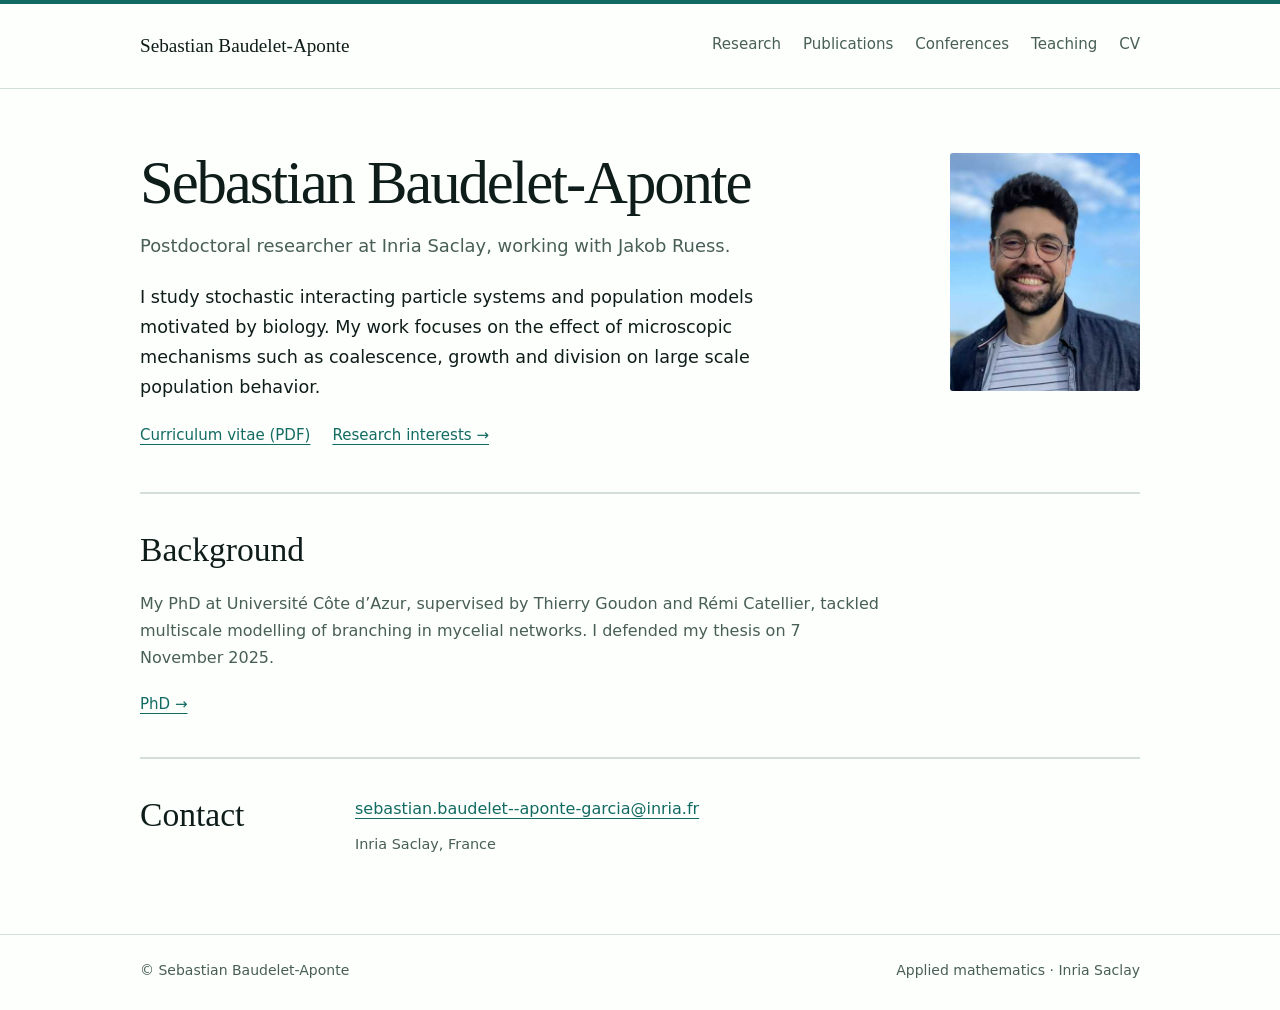
<file: index.html>
<!doctype html>
<html lang="en">
<head>
  <meta charset="utf-8">
  <meta name="viewport" content="width=device-width, initial-scale=1">
  <meta name="description" content="Sebastian Baudelet-Aponte, postdoctoral researcher at Inria Saclay. Stochastic particle systems, population models and mathematical biology.">
  <meta name="theme-color" content="#09685e">
  <title>Applied mathematics | Sebastian Baudelet-Aponte</title>
  <link rel="stylesheet" href="css/style.css">
</head>
<body>
  <a class="skip-link" href="#main">Skip to content</a>
  <header class="site-header"><div class="header-inner">
    <a class="brand" href="index.html" aria-current="page">Sebastian Baudelet-Aponte</a>
    <nav aria-label="Main navigation"><a href="research.html">Research</a>
      <a href="publications.html">Publications</a>
      <a href="conferences.html">Conferences</a>
      <a href="teaching.html">Teaching</a>
      <a href="files/CV_website.pdf">CV</a></nav>
  </div></header>
  <main id="main">
    <section class="hero" aria-labelledby="intro-title">
      <div>
        
        <h1 id="intro-title">Sebastian Baudelet-Aponte</h1>
        <p class="position">Postdoctoral researcher at Inria Saclay, working with Jakob Ruess.</p>
        <p class="intro">I study stochastic interacting particle systems and population models motivated by biology. My work focuses on the effect of microscopic mechanisms such as coalescence, growth and division on large scale population behavior. </p>
        <div class="inline-links"><a href="files/CV_website.pdf">Curriculum vitae (PDF)</a><a href="research.html">Research interests →</a></div>
      </div>
      <figure class="portrait"><img src="images/portrait.jpg" alt="Sebastian Baudelet" width="190" height="238"></figure>
    </section>
    <!-- <section class="section" aria-labelledby="selected-title">
      <div class="section-heading"><h2 id="selected-title">Selected work</h2><a href="publications.html">All publications &amp; manuscripts →</a></div>
      <ul class="work-list">
        <li><div class="meta"><strong>2024</strong></div><div><h3><a href="publications.html#mean-field">Deep learning for mean field optimal transport</a></h3><p class="meta">With B. Frénais, M. Laurière, A. Machtalay and Y. Zhu · ESAIM: Proceedings and Surveys</p><div class="inline-links"><a href="https://doi.org/10.1051/proc/202477145">DOI</a><a href="https://arxiv.org/abs/2302.14739">arXiv</a></div></div></li>
        <li><div class="meta"><strong>In preparation</strong></div><div><h3><a href="publications.html#coalescence">From stochastic coalescence to the Smoluchowski equation</a></h3><p class="meta">With Rémi Catellier</p></div></li>
        <li><div class="meta"><strong>Current project</strong></div><div><h3><a href="research.html#growth-fragmentation">Rare lineages and the onset of asymptotic population growth</a></h3></div></li>
      </ul>
    </section> -->
    <section class="section" aria-labelledby="background-title">
      <h2 id="background-title">Background</h2>
      <p class="section-intro">My PhD at Université Côte d’Azur, supervised by Thierry Goudon and Rémi Catellier, tackled multiscale modelling of branching in mycelial networks. I defended my thesis on 7 November 2025.</p>
      <div class="inline-links"><a href="research.html#mycelial-networks">PhD →</a></div>
    </section>
    <section class="section contact" id="contact" aria-labelledby="contact-title">
      <h2 id="contact-title">Contact</h2>
      <div><p><a class="email" href="mailto:sebastian.baudelet--aponte-garcia@inria.fr">sebastian.baudelet--aponte-garcia@inria.fr</a></p><p><small>Inria Saclay, France</small></p></div>
    </section>
  </main>
  <footer><div class="footer-inner"><p>© Sebastian Baudelet-Aponte</p><p>Applied mathematics · Inria Saclay</p></div></footer>
</body>
</html>
</file>
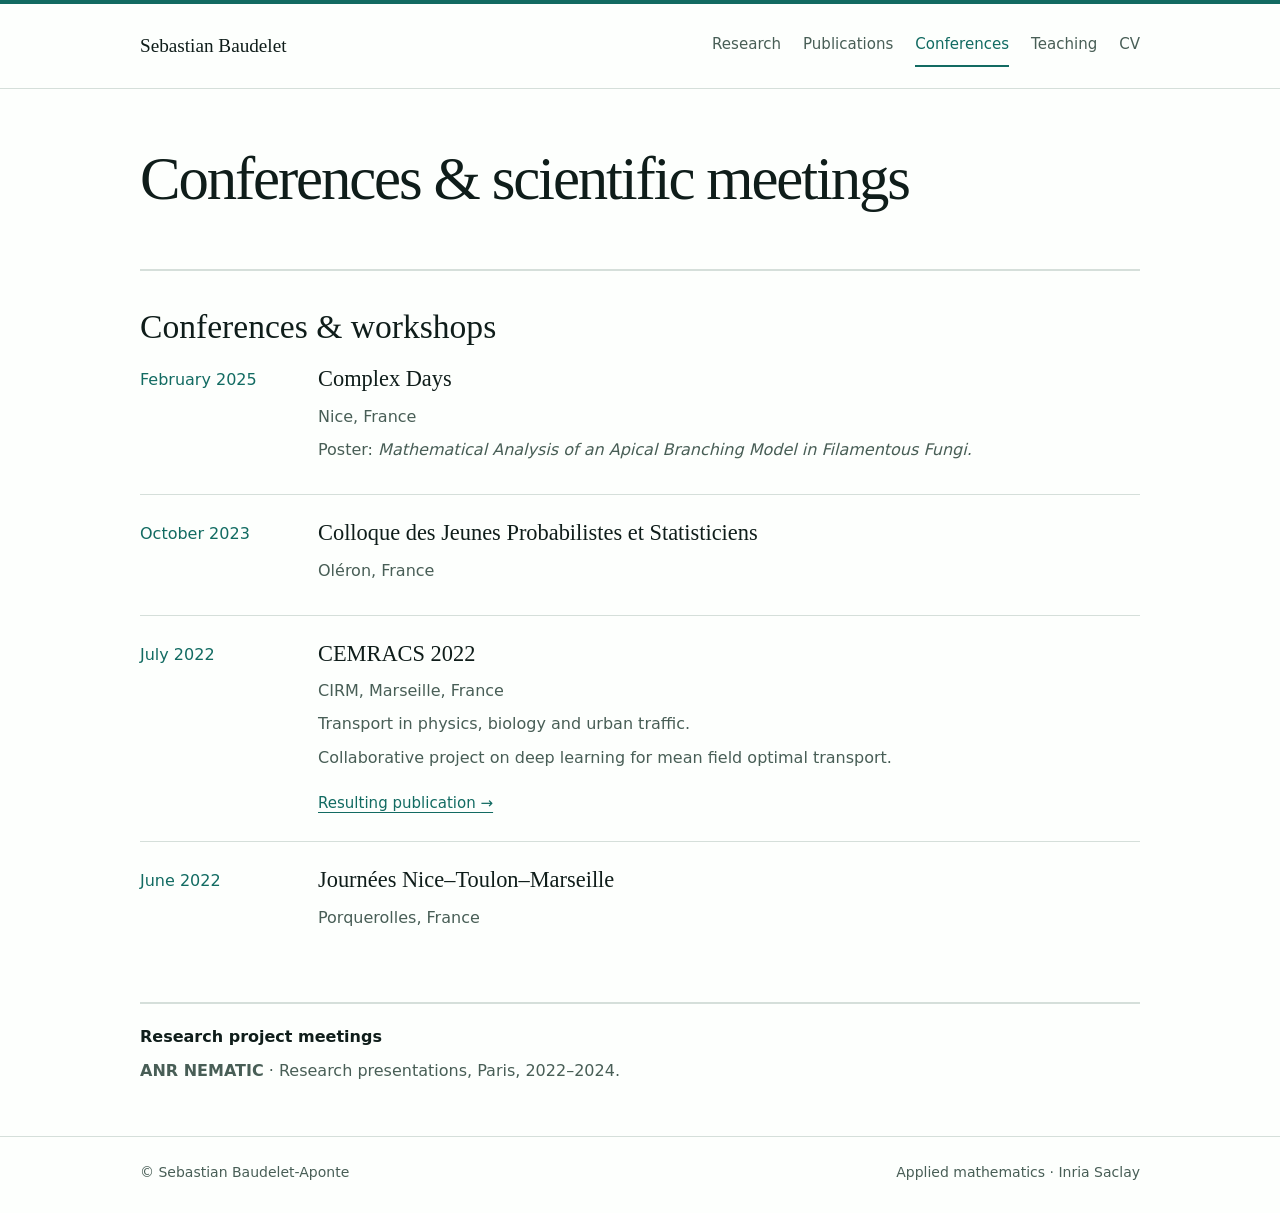
<file: conferences.html>
<!doctype html>
<html lang="en">
<head>
  <meta charset="utf-8">
  <meta name="viewport" content="width=device-width, initial-scale=1">
  <meta name="description" content="Conferences, workshops and ANR NEMATIC research meetings attended by Sebastian Baudelet.">
  <meta name="theme-color" content="#09685e">
  <title>Conferences | Sebastian Baudelet-Aponte</title>
  <link rel="stylesheet" href="css/style.css">
</head>
<body>
  <a class="skip-link" href="#main">Skip to content</a>
  <header class="site-header"><div class="header-inner">
    <a class="brand" href="index.html">Sebastian Baudelet</a>
    <nav aria-label="Main navigation"><a href="research.html">Research</a>
      <a href="publications.html">Publications</a>
      <a href="conferences.html" aria-current="page">Conferences</a>
      <a href="teaching.html">Teaching</a>
      <a href="files/CV_website.pdf">CV</a></nav>
  </div></header>
  <main id="main">
    <header class="page-title"><h1>Conferences &amp; scientific meetings</h1></header>
    <section class="section" aria-labelledby="conferences-title"><h2 id="conferences-title">Conferences &amp; workshops</h2>
      <ol class="event-list">
        <li><div class="event-date"><time datetime="2025-02">February 2025</time></div><div><h3>Complex Days</h3><p>Nice, France</p><p>Poster: <em>Mathematical Analysis of an Apical Branching Model in Filamentous Fungi.</em></p></div></li>
        <li><div class="event-date"><time datetime="2023-10">October 2023</time></div><div><h3 lang="fr">Colloque des Jeunes Probabilistes et Statisticiens</h3><p>Oléron, France</p></div></li>
        <li><div class="event-date"><time datetime="2022-07">July 2022</time></div><div><h3>CEMRACS 2022</h3><p>CIRM, Marseille, France</p><p>Transport in physics, biology and urban traffic.</p><p>Collaborative project on deep learning for mean field optimal transport.</p><div class="inline-links"><a href="publications.html#mean-field">Resulting publication →</a></div></div></li>
        <li><div class="event-date"><time datetime="2022-06">June 2022</time></div><div><h3 lang="fr">Journées Nice–Toulon–Marseille</h3><p>Porquerolles, France</p></div></li>
      </ol>
    </section>
    <section class="section project-meetings" aria-labelledby="anr-title"><h2 id="anr-title">Research project meetings</h2><p><strong>ANR NEMATIC</strong> · Research presentations, Paris, 2022–2024.</p></section>
  </main>
  <footer><div class="footer-inner"><p>© Sebastian Baudelet-Aponte</p><p>Applied mathematics · Inria Saclay</p></div></footer>
</body>
</html>
</file>
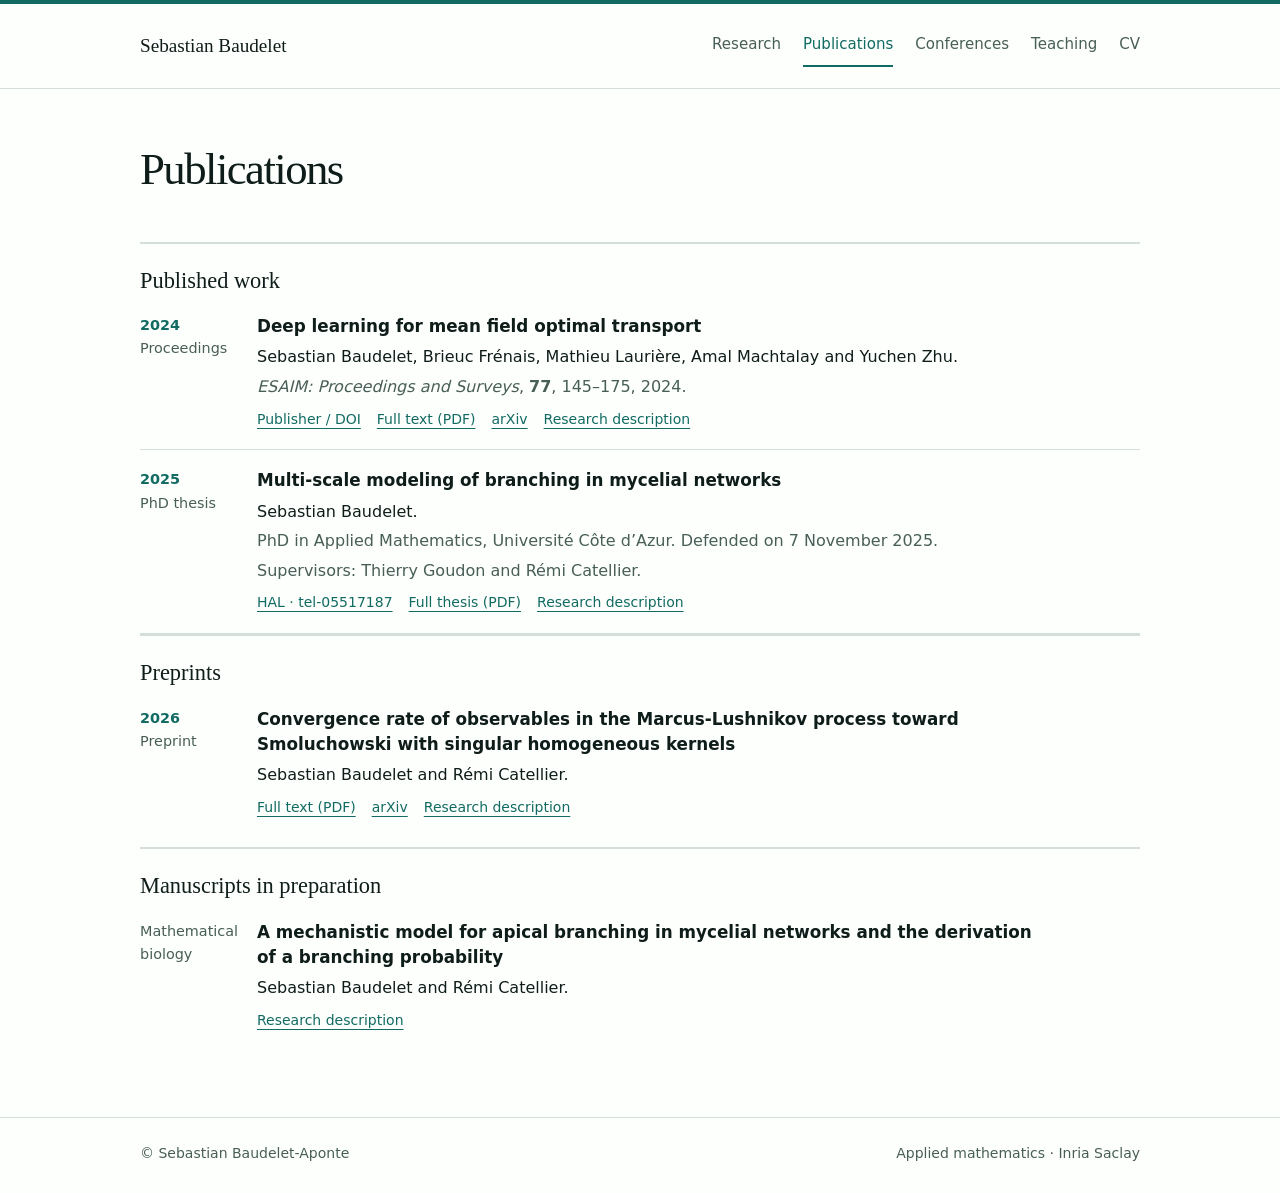
<file: publications.html>
<!doctype html>
<html lang="en">
<head>
  <meta charset="utf-8">
  <meta name="viewport" content="width=device-width, initial-scale=1">
  <meta name="description" content="Articles and manuscripts by Sebastian Baudelet, with full-text links and bibliographic information.">
  <meta name="theme-color" content="#09685e">
  <title>Publications | Sebastian Baudelet-Aponte</title>
  <link rel="stylesheet" href="css/style.css">
</head>
<body>
  <a class="skip-link" href="#main">Skip to content</a>
  <header class="site-header"><div class="header-inner">
    <a class="brand" href="index.html">Sebastian Baudelet</a>
    <nav aria-label="Main navigation"><a href="research.html">Research</a>
      <a href="publications.html" aria-current="page">Publications</a>
      <a href="conferences.html">Conferences</a>
      <a href="teaching.html">Teaching</a>
      <a href="files/CV_website.pdf">CV</a></nav>
  </div></header>
  <main id="main" class="publications-page">
    <header class="page-title"><h1>Publications</h1></header>

    <section class="section" aria-labelledby="published-title">
      <h2 id="published-title">Published work</h2>
      <ul class="work-list">
      <li id="mean-field"><div class="meta"><strong>2024</strong>Proceedings</div><div>
        <h3 class="publication-title">
          Deep learning for mean field optimal transport
        </h3>
        <p class="authors">Sebastian Baudelet, Brieuc Frénais, Mathieu Laurière, Amal Machtalay and Yuchen Zhu.</p>
        <p><em>ESAIM: Proceedings and Surveys</em>, <strong>77</strong>, 145–175, 2024.</p>
        
        <div class="inline-links">
          <a href="https://doi.org/10.1051/proc/202477145">Publisher / DOI</a>
          <a href="https://www.esaim-proc.org/articles/proc/pdf/2024/02/proc2407707.pdf">Full text (PDF)</a>
          <a href="https://arxiv.org/abs/2302.14739">arXiv</a>
          <a href="research.html#optimal-transport">Research description</a></div></div></li>
      <li id="phd-thesis"><div class="meta"><strong>2025</strong>PhD thesis</div><div><h3 class="publication-title">Multi-scale modeling of branching in mycelial networks</h3><p class="authors">Sebastian Baudelet.</p><p>PhD in Applied Mathematics, Université Côte d’Azur. Defended on 7 November 2025.</p><p>Supervisors: Thierry Goudon and Rémi Catellier.</p><div class="inline-links"><a href="https://theses.hal.science/tel-05517187">HAL · tel-05517187</a><a href="https://theses.hal.science/tel-05517187/file/2025COAZ5050.pdf">Full thesis (PDF)</a><a href="research.html#mycelial-networks">Research description</a></div></div></li>
    
      
<section class="section" aria-labelledby="preprint-title">
  <h2 id="preprint-title">Preprints</h2>
  <ul class="work-list">
    <li id="coalescence">
      <div class="meta"><strong>2026</strong>Preprint</div>
      <div>
        <h3 class="publication-title">
          Convergence rate of observables in the Marcus-Lushnikov process toward Smoluchowski with singular homogeneous kernels
        </h3>
        <p class="authors">Sebastian Baudelet and Rémi Catellier.</p>
        <div class="inline-links">
          <a href="https://arxiv.org/pdf/2611.18380">Full text (PDF)</a>
          <a href="https://arxiv.org/abs/2611.18380">arXiv</a>
          <a href="research.html#coalescence">Research description</a>
        </div>
      </div>
    </li>
  </ul>
</section>

<section class="section" aria-labelledby="preparation-title">
  <h2 id="preparation-title">Manuscripts in preparation</h2>
  <ul class="work-list">
    <li id="branching">
      <div class="meta">Mathematical biology</div>
      <div>
        <h3 class="publication-title">
          A mechanistic model for apical branching in mycelial networks and the derivation of a branching probability
        </h3>
        <p class="authors">Sebastian Baudelet and Rémi Catellier.</p>
        <div class="inline-links">
          <a href="research.html#mycelial-networks">Research description</a>
        </div>
      </div>
    </li>
  </ul>
</section>

    </ul></section>
  </main>
  <footer><div class="footer-inner"><p>© Sebastian Baudelet-Aponte</p><p>Applied mathematics · Inria Saclay</p></div></footer>
</body>
</html>
</file>
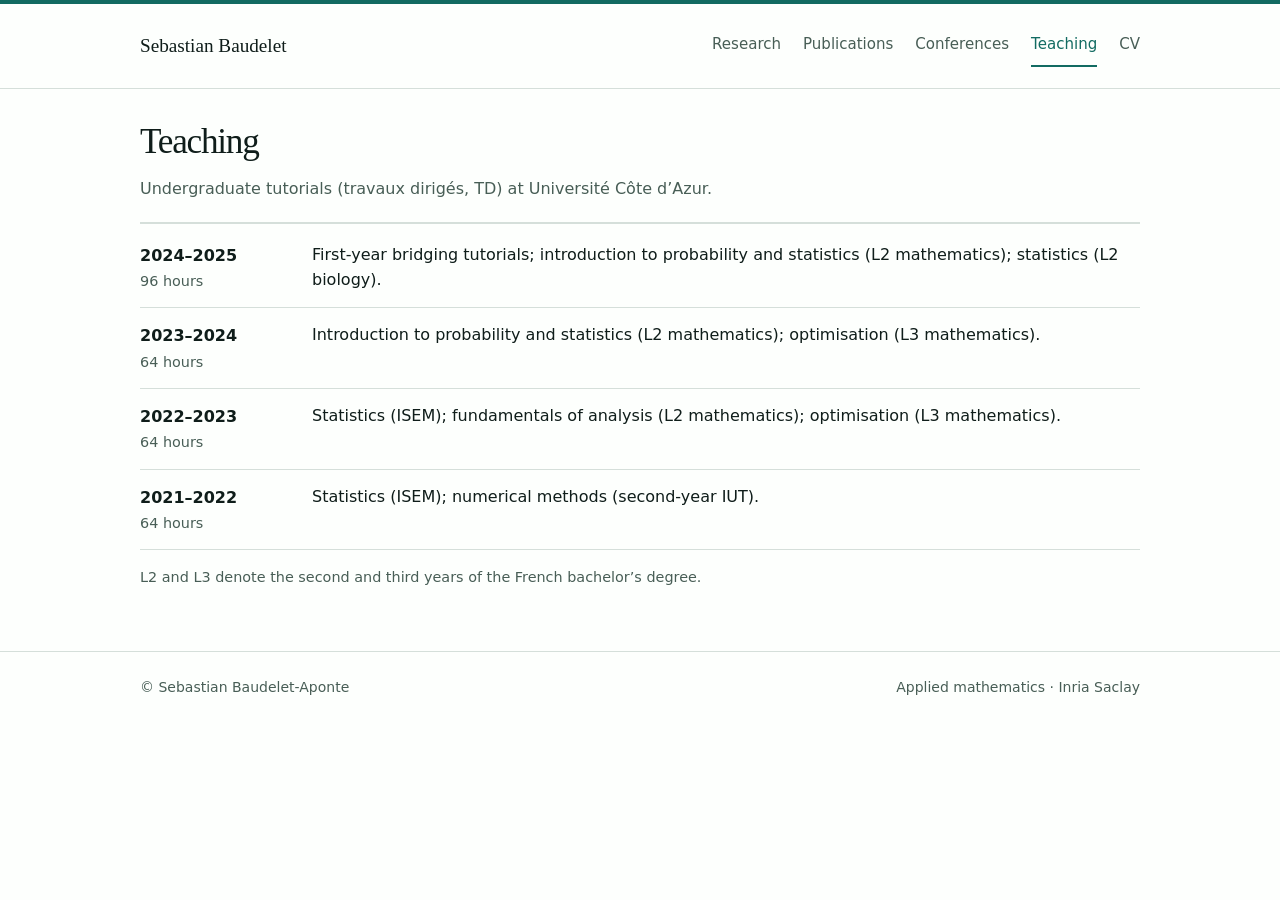
<file: teaching.html>
<!doctype html>
<html lang="en">
<head>
  <meta charset="utf-8">
  <meta name="viewport" content="width=device-width, initial-scale=1">
  <meta name="description" content="Teaching experience of Sebastian Baudelet at Université Côte d’Azur: probability, statistics, analysis and optimisation.">
  <meta name="theme-color" content="#09685e">
  <title>Teaching | Sebastian Baudelet-Aponte</title>
  <link rel="stylesheet" href="css/style.css">
</head>
<body>
  <a class="skip-link" href="#main">Skip to content</a>
  <header class="site-header"><div class="header-inner">
    <a class="brand" href="index.html">Sebastian Baudelet</a>
    <nav aria-label="Main navigation"><a href="research.html">Research</a>
      <a href="publications.html">Publications</a>
      <a href="conferences.html">Conferences</a>
      <a href="teaching.html" aria-current="page">Teaching</a>
      <a href="files/CV_website.pdf">CV</a></nav>
  </div></header>
  <main id="main" class="teaching-page">
    <header class="page-title"><h1>Teaching</h1><p>Undergraduate tutorials (<span lang="fr">travaux dirigés, TD</span>) at Université Côte d’Azur.</p></header>
    <section class="section" aria-label="Tutorial teaching by academic year">
<dl class="teaching-list">
<div><dt>2024–2025 <span>96 hours</span></dt><dd>First-year bridging tutorials; introduction to probability and statistics (L2 mathematics); statistics (L2 biology).</dd></div>
<div><dt>2023–2024 <span>64 hours</span></dt><dd>Introduction to probability and statistics (L2 mathematics); optimisation (L3 mathematics).</dd></div>
<div><dt>2022–2023 <span>64 hours</span></dt><dd>Statistics (ISEM); fundamentals of analysis (L2 mathematics); optimisation (L3 mathematics).</dd></div>
<div><dt>2021–2022 <span>64 hours</span></dt><dd>Statistics (ISEM); numerical methods (second-year IUT).</dd></div>
</dl>
<p class="meta">L2 and L3 denote the second and third years of the French bachelor’s degree.</p>
</section>
  </main>
  <footer><div class="footer-inner"><p>© Sebastian Baudelet-Aponte</p><p>Applied mathematics · Inria Saclay</p></div></footer>
</body>
</html>
</file>
<file: css/style.css>
/* Shared colour variables used throughout the website. */
:root {
  --paper: #fdfffd;
  --ink: #0f1d1a;
  --muted: #485e56;
  --teal: #126b62;
  --line: #d5dfda;
  --white: #fff;
  --accent: #955031;
}

/* Base styles, links, keyboard focus and typography. */
* {
  box-sizing: border-box;
}

/* Offset applied when navigating to an anchor on the page. */
html {
  scroll-padding-top: 20px;
}

body {
  margin: 0;
  background: var(--paper);
  color: var(--ink);
  font-family: system-ui,-apple-system,"Segoe UI",sans-serif;
  font-size: 16px;
  line-height: 1.7;
}

a {
  color: var(--teal);
  text-decoration-thickness: 1px;
  text-underline-offset: 4px;
}

a:hover {
  color: var(--ink);
}

a:focus-visible,summary:focus-visible {
  outline: 3px solid var(--teal);
  outline-offset: 5px;
  border-radius: 2px;
}

img {
  display: block;
  max-width: 100%;
}

p,h1,h2,h3 {
  margin-top: 0;
}

p {
  margin-bottom: 1rem;
}

h1,h2,h3 {
  font-family: Georgia,"Times New Roman",serif;
  font-weight: 400;
  line-height: 1.18;
}

h1 {
  font-size: clamp(2.5rem,5vw,3.8rem);
  letter-spacing: -.035em;
  margin-bottom: 20px;
}

h2 {
  font-size: clamp(1.7rem,3vw,2.1rem);
  margin-bottom: 20px;
}

h3 {
  font-size: 1.35rem;
  margin-bottom: 10px;
}

/* Shared page width and horizontal spacing. */
main,.header-inner,.footer-inner {
  max-width: 1080px;
  margin: auto;
  padding-left: 40px;
  padding-right: 40px;
}

/* Header and navigation. */
.site-header {
  border-top: 4px solid var(--teal);
  border-bottom: 1px solid var(--line);
}

.header-inner {
  display: flex;
  align-items: center;
  justify-content: space-between;
  gap: 24px;
  min-height: 84px;
}

.brand {
  color: var(--ink);
  font-family: Georgia,serif;
  font-size: 1.2rem;
  text-decoration: none;
  white-space: nowrap;
}

nav {
  display: flex;
  flex-wrap: wrap;
  gap: 8px 22px;
}

nav a {
  font-size: .94rem;
  color: var(--muted);
  text-decoration: none;
  padding: 7px 0;
  border-bottom: 2px solid transparent;
}

nav a:hover,nav a[aria-current=page] {
  color: var(--teal);
  border-bottom-color: var(--teal);
}

/* Accessible link for skipping directly to the main content. */
.skip-link {
  position: absolute;
  top: -100px;
  left: 20px;
  padding: 10px 18px;
  background: white;
  z-index: 20;
}

.skip-link:focus {
  top: 10px;
}

/* Small section labels. */
.eyebrow {
  font-size: .875rem;
  color: var(--teal);
  font-weight: 650;
  letter-spacing: .07em;
  text-transform: uppercase;
  margin-bottom: 14px;
}

/* Homepage introduction and portrait. */
.hero {
  display: grid;
  grid-template-columns: minmax(0,1fr) 190px;
  gap: 64px;
  align-items: start;
  padding: 58px 0 44px;
}

.hero h1 {
  margin-bottom: 12px;
}

.position {
  font-size: 1.12rem;
  color: var(--muted);
  margin-bottom: 22px;
}

.intro {
  font-size: 1.1rem;
  max-width: 690px;
}

.portrait {
  margin: 6px 0 0;
}

.portrait img {
  width: 190px;
  aspect-ratio: 4/5;
  object-fit: cover;
  border-radius: 3px;
}

.portrait figcaption {
  font-size: .875rem;
  color: var(--muted);
  padding-top: 10px;
}

/* Reusable link rows and section layout. */
.inline-links {
  display: flex;
  flex-wrap: wrap;
  gap: 10px 22px;
  font-size: .94rem;
  margin-top: 20px;
}

.section {
  padding: 36px 0 40px;
  border-top: 2px solid var(--line);
}

.section-heading {
  display: flex;
  align-items: baseline;
  justify-content: space-between;
  gap: 20px;
  margin-bottom: 22px;
}

.section-heading h2 {
  margin: 0;
}

.section-heading>a {
  font-size: .94rem;
}

.section-intro {
  color: var(--muted);
  max-width: 740px;
}

/* Lists of research work and publications. */
.work-list {
  list-style: none;
  padding: 0;
  margin: 0;
}

.work-list>li {
  display: grid;
  grid-template-columns: 120px minmax(0,1fr);
  gap: 26px;
  padding: 24px 0;
  border-bottom: 1px solid var(--line);
}

.work-list>li:first-child {
  padding-top: 0;
}

.work-list>li:last-child {
  border-bottom: 0;
  padding-bottom: 0;
}

.meta {
  font-size: .9rem;
  color: var(--muted);
  line-height: 1.6;
}

.meta strong {
  display: block;
  color: var(--teal);
  font-weight: 600;
}

.work-list h3 a {
  color: var(--ink);
  text-decoration: none;
}

.work-list h3 a:hover {
  text-decoration: underline;
  text-decoration-color: var(--teal);
}

.work-list p {
  color: var(--muted);
  margin-bottom: 8px;
}

.work-list .inline-links {
  margin-top: 12px;
}

/* Page titles and introductory text. */
.page-title {
  padding: 54px 0 34px;
  max-width: 820px;
}

.page-title p:last-child {
  color: var(--muted);
  font-size: 1.1rem;
  margin-bottom: 0;
}

/* Research descriptions and equations. */
.research-section {
  display: grid;
  grid-template-columns: 180px minmax(0,1fr);
  gap: 35px;
  padding: 36px 0;
  border-top: 1px solid var(--line);
}

.research-section .eyebrow {
  padding-top: 6px;
}

.research-section p {
  max-width: 720px;
}

.research-section h2 {
  font-size: 1.8rem;
}

.equation {
  font-family: Georgia,serif;
  font-size: 1.35rem;
  padding: 15px 22px;
  border-left: 2px solid var(--teal);
  background: #edf3ef;
  overflow-wrap: anywhere;
}

.equation sup {
  font-size: .75em;
}

.research-section .inline-links {
  margin-top: 12px;
}

/* Contact information. */
.contact {
  display: grid;
  grid-template-columns: 180px minmax(0,1fr);
  gap: 35px;
}

.contact p {
  margin-bottom: 8px;
}

.email {
  overflow-wrap: anywhere;
}

.contact small {
  font-size: .9rem;
  color: var(--muted);
}

/* Conference and teaching event lists. */
.event-list {
  list-style: none;
  padding: 0;
  margin: 0;
}

.event-list li {
  display: grid;
  grid-template-columns: 150px minmax(0,1fr);
  gap: 28px;
  border-top: 1px solid var(--line);
  padding: 25px 0;
}

.event-list li:first-child {
  border-top: 0;
  padding-top: 0;
}

.event-list h3 {
  font-size: 1.4rem;
}

.event-list p {
  color: var(--muted);
  margin: 0 0 6px;
}

.event-date {
  font-size: 1rem;
  color: var(--teal);
  font-variant-numeric: tabular-nums;
}

.course-list {
  padding-left: 20px;
  margin: 8px 0 0;
}

.course-list li {
  margin-bottom: 5px;
}

.publication-title {
  max-width: 780px;
}

.authors {
  color: var(--ink)!important;
}

.status {
  color: var(--accent);
  font-size: .9rem;
}

/* Expandable content: HTML handles the toggle; CSS controls its appearance. */
details {
  margin-top: 14px;
}

summary {
  cursor: pointer;
  color: var(--teal);
  width: fit-content;
  font-size: .94rem;
}

details p {
  padding-top: 12px;
  max-width: 740px;
}

/* Footer and text selection. */
footer {
  border-top: 1px solid var(--line);
  margin-top: 28px;
}

.footer-inner {
  display: flex;
  justify-content: space-between;
  gap: 20px;
  padding-top: 24px;
  padding-bottom: 28px;
  font-size: .875rem;
  color: var(--muted);
}

.footer-inner p {
  margin: 0;
}

::selection {
  background: #c8e2d9;
}

/* Tablet and narrow-screen layout. */
@media(max-width:760px) {
  main,.header-inner,.footer-inner {
    padding-left: 24px;
    padding-right: 24px;
  }

  .header-inner {
    align-items: flex-start;
    flex-direction: column;
    padding-top: 18px;
    padding-bottom: 12px;
    gap: 8px;
  }

  nav {
    gap: 4px 18px;
  }

  .hero {
    grid-template-columns: minmax(0,1fr) 135px;
    gap: 24px;
    padding-top: 36px;
  }

  .portrait img {
    width: 135px;
  }

  .research-section,.contact {
    grid-template-columns: 1fr;
    gap: 8px;
  }

  .research-section .eyebrow {
    margin-bottom: 5px;
  }

  .work-list>li {
    grid-template-columns: 95px minmax(0,1fr);
    gap: 18px;
  }

  .event-list li {
    grid-template-columns: 120px minmax(0,1fr);
    gap: 20px;
  }

  .page-title {
    padding-top: 36px;
  }

  .section-heading {
    align-items: flex-start;
  }

  .footer-inner {
    flex-wrap: wrap;
  }

}

/* Phone layout. */
@media(max-width:480px) {
  .hero {
    grid-template-columns: 1fr;
    gap: 20px;
  }

  .portrait {
    display: flex;
    gap: 18px;
    align-items: center;
    margin: 0;
  }

  .portrait img {
    width: 92px;
  }

  .portrait figcaption {
    padding: 0;
  }

  .hero h1 {
    font-size: 2.6rem;
  }

  .work-list>li,.event-list li {
    grid-template-columns: 1fr;
    gap: 10px;
  }

  .meta strong {
    display: inline;
    margin-right: 8px;
  }

  .section-heading {
    flex-direction: column;
    gap: 8px;
  }

  .section {
    padding: 28px 0;
  }

  .page-title h1 {
    font-size: 2.6rem;
  }

}

/* Respect reduced-motion preferences. */
@media(prefers-reduced-motion:reduce) {
  html {
    scroll-behavior: auto;
  }

}

/* Print layout. */
@media print {
  body {
    background: white;
    font-size: 11pt;
  }

  nav,.skip-link {
    display: none;
  }

  main,.header-inner,.footer-inner {
    max-width: none;
    padding-left: 0;
    padding-right: 0;
  }

  .site-header {
    border-top: 0;
  }

  .hero {
    padding-top: 25px;
  }

  .section,.research-section {
    break-inside: avoid;
  }

  .footer-inner {
    padding-bottom: 0;
  }

}

/* Compact bibliography; homepage work previews retain their own spacing. */
.publications-page .page-title {
  padding-bottom: 26px;
}

.publications-page .page-title h1 {
  font-size: clamp(2rem,4vw,2.8rem);
}

.publications-page .page-title p:last-child {
  font-size: 1rem;
}

.publications-page .section {
  padding: 24px 0 28px;
}

.publications-page .section>h2 {
  font-size: 1.4rem;
  margin-bottom: 20px;
}

.publications-page .work-list>li {
  grid-template-columns: 95px minmax(0,1fr);
  gap: 22px;
  padding: 18px 0;
}

.publications-page .work-list>li:first-child {
  padding-top: 0;
}

.publications-page .work-list>li:last-child {
  padding-bottom: 0;
}

.publications-page .publication-title {
  font-family: inherit;
  font-size: 1.05rem;
  font-weight: 600;
  line-height: 1.5;
  margin-bottom: 5px;
}

.publications-page .work-list p {
  margin-bottom: 4px;
  line-height: 1.6;
}

.publications-page .inline-links {
  font-size: .875rem;
  gap: 4px 16px;
  margin-top: 8px;
}

.publications-page details {
  margin-top: 8px;
}

.publications-page summary {
  font-size: .875rem;
}

.publications-page details p {
  padding-top: 8px;
}

/* Compact ANR meeting entry. */
.project-meetings {
  padding-top: 24px;
  padding-bottom: 24px;
}

.project-meetings h2 {
  font-family: inherit;
  font-size: 1rem;
  font-weight: 600;
  margin-bottom: 10px;
}

.project-meetings p {
  color: var(--muted);
  margin: 0;
}

.project-meetings strong {
  font-weight: 600;
}

/* Phone layout. */
@media(max-width:480px) {
  .publications-page .work-list>li {
    grid-template-columns: 1fr;
    gap: 7px;
  }

}

/* Biological schematics and captions. */
.fungal-model {
  margin: 24px 0;
}

.fungal-model-panels {
  display: grid;
  grid-template-columns: 1fr 1fr;
  gap: 18px;
}

.fungal-model-panels>div {
  background: #fff;
  border: 1px solid var(--line);
  padding: 12px;
}

.fungal-model-panels img {
  width: 100%;
  height: auto;
  aspect-ratio: 725/427;
  object-fit: contain;
}

.fungal-model-panels p {
  font-size: .9rem;
  font-weight: 600;
  margin: 10px 0 0;
  color: var(--ink);
  text-align: center;
}

.fungal-model figcaption {
  font-size: .9rem;
  line-height: 1.6;
  color: var(--muted);
  margin-top: 12px;
}

@media(max-width:540px) {
  .fungal-model-panels {
    grid-template-columns: 1fr;
  }

}

/* Explanation of the mathematical approximations. */
.model-approximations {
  margin: 20px 0;
}

.model-approximations ol {
  padding-left: 22px;
  margin: 14px 0;
}

.model-approximations li {
  margin-bottom: 10px;
  color: var(--muted);
}

.model-approximations strong {
  color: var(--ink);
  font-weight: 600;
}

.model-approximations p {
  padding-top: 0;
}

.research-connection {
  margin-top: 20px;
}

/* Mathematical diagrams. */
.technical-figure {
  margin: 22px 0;
}

.technical-figure img {
  width: 100%;
  height: auto;
  background: #fff;
}

.technical-figure>a {
  display: block;
}

.domain-figure img {
  max-width: 440px;
  margin: auto;
}

.technical-figure figcaption {
  font-size: .9rem;
  line-height: 1.6;
  color: var(--muted);
  margin-top: 12px;
}

/* A concise record of tutorial teaching. */
.teaching-page .page-title {
  padding: 32px 0 20px;
}

.teaching-page .page-title h1 {
  font-size: 2.2rem;
  margin-bottom: 12px;
}

.teaching-page .page-title p {
  font-size: 1rem;
}

.teaching-page .section {
  padding: 18px 0;
}

.teaching-list {
  margin: 0 0 16px;
}

.teaching-list>div {
  display: grid;
  grid-template-columns: 150px minmax(0,1fr);
  gap: 22px;
  padding: 14px 0;
  border-bottom: 1px solid var(--line);
}

.teaching-list>div:first-child {
  padding-top: 0;
}

.teaching-list dt {
  font-weight: 600;
}

.teaching-list dt span {
  display: block;
  font-size: .9rem;
  font-weight: 400;
  color: var(--muted);
}

.teaching-list dd {
  margin: 0;
  line-height: 1.6;
}

@media(max-width:540px) {
  .teaching-list>div {
    grid-template-columns: 1fr;
    gap: 4px;
  }

  .teaching-list dt span {
    display: inline;
    margin-left: 12px;
  }

}

/* Photograph of the fungal network. */
.fungus-photo {
  margin: 18px 0 24px;
  max-width: 430px;
}

.fungus-photo img {
  display: block;
  width: 100%;
  height: auto;
}

.fungus-photo figcaption {
  font-size: .875rem;
  line-height: 1.5;
  color: var(--muted);
  margin-top: 10px;
}
</file>
